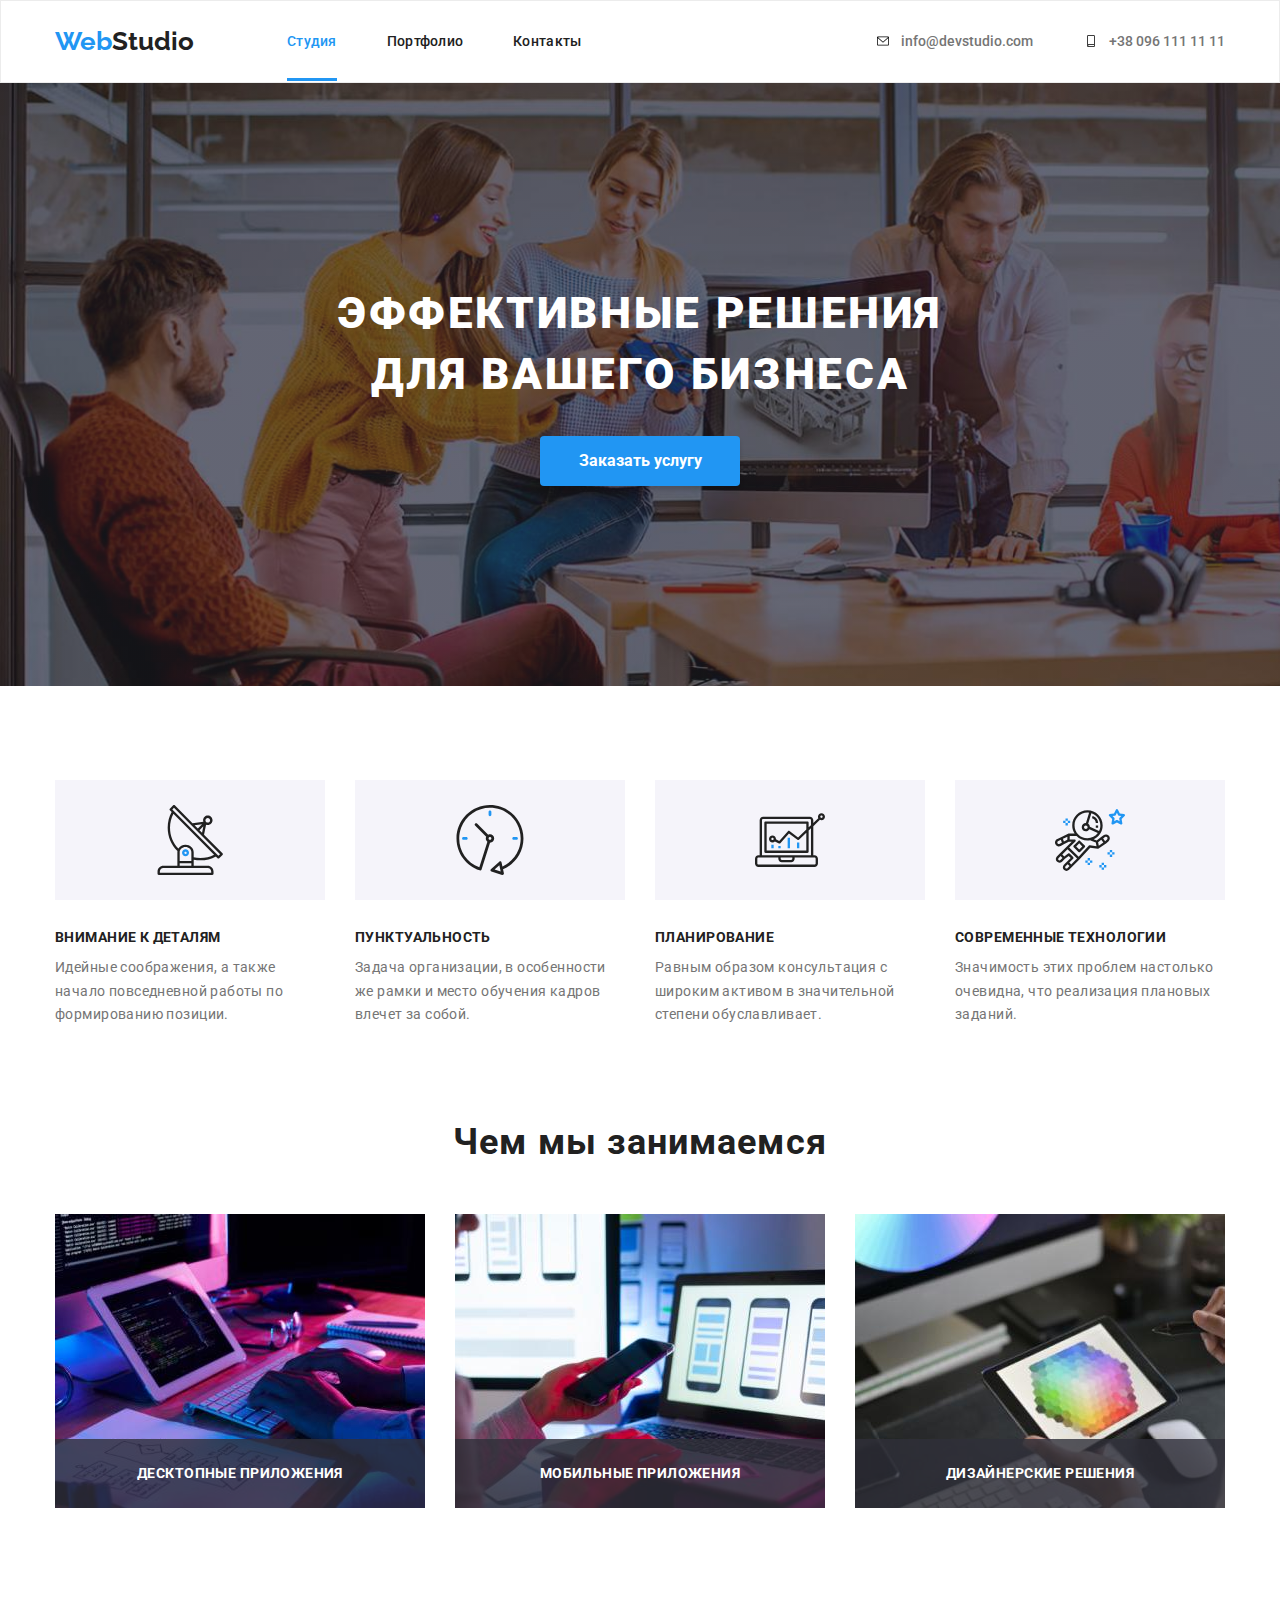
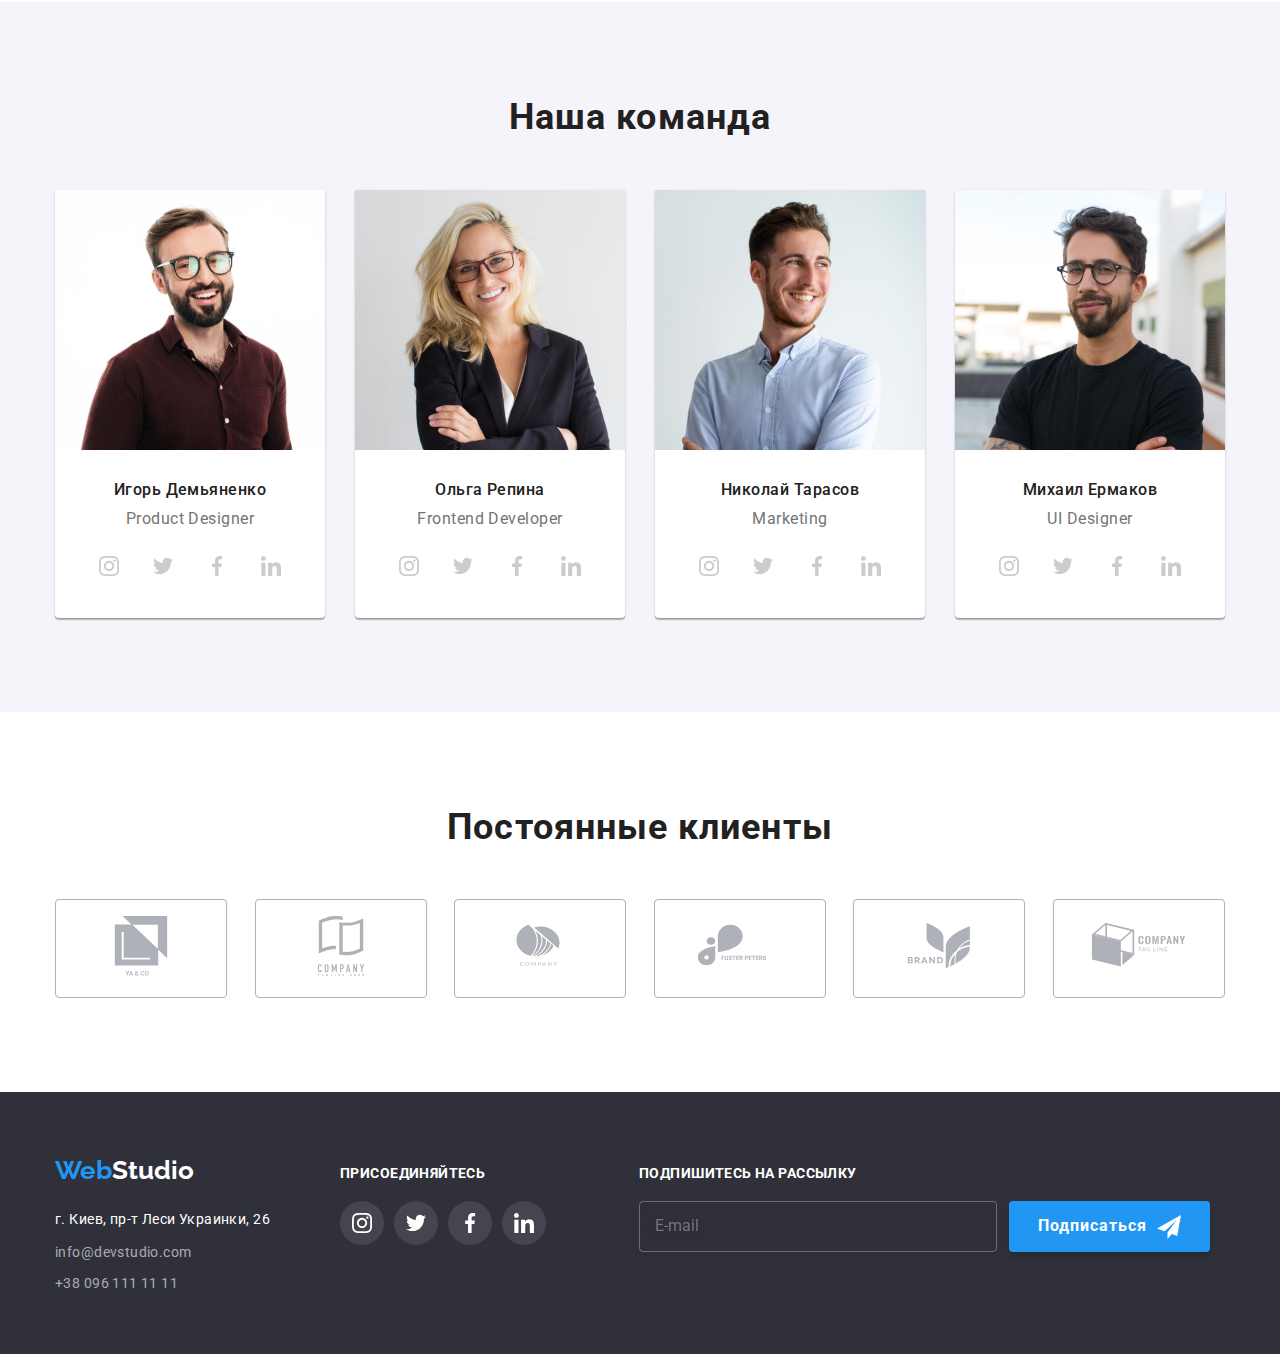
<file: index.html>
<!DOCTYPE html>
<html lang="ru">
  <head>
    <meta charset="UTF-8" />
    <meta http-equiv="X-UA-Compatible" content="IE=edge" />
    <meta name="viewport" content="width=device-width, initial-scale=1.0" />
    <title>Web Studio</title>

    <link rel="preconnect" href="https://fonts.googleapis.com" />
    <link rel="preconnect" href="https://fonts.gstatic.com" crossorigin />
    <link
      href="https://fonts.googleapis.com/css2?family=Raleway:wght@700&family=Roboto:wght@400;500;700;900&display=swap"
      rel="stylesheet"
    />
    <link rel="stylesheet" href="css/modern-normalize.css" />
    <link rel="stylesheet" href="css/style.css" />
  </head>

  <body>
    <header class="header">
      <div class="container header-container">
        <nav class="nav-bar">
          <a href="index.html" class="logo"><span class="logo__text">Web</span>Studio </a>
          <ul class="nav-list">
            <li class="nav-list__item"><a href="#" class="nav-list__link nav-list__link--active">Студия</a></li>
            <li class="nav-list__item">
              <a href="portfolio.html" class="nav-list__link">Портфолио</a>
            </li>
            <li class="nav-list__item"><a href="#" class="nav-list__link">Контакты</a></li>
          </ul>
        </nav>

        <ul class="header-contacts">
          <li class="header-contacts__item">
            <a href="mailto:info@devstudio.com" class="header-contacts__link">
              <svg class="header-contacts__icon" width="16" height="12">
                <use href="./images/sprite.svg#icon-mail"></use>
              </svg>
              info@devstudio.com</a>
          </li>

          <li class="header-contacts__item">
            <a href="tel:+380961111111" class="header-contacts__link">
              <svg class="header-contacts__icon" width="16" height="12">
                <use href="./images/sprite.svg#icon-smartphone"></use>
              </svg>
              +38 096 111 11 11</a>
          </li>

        </ul>
      </div>
    </header>

    <main>
      <section class="main-screen">
        <div class="container">
          <h1 class="main-screen__title">
            Эффективные решения <br />
            для вашего бизнеса
          </h1>
          <button class="btn-order" type="button" data-modal-open>Заказать услугу</button>
        </div>
      </section>

      <section class="section">
        <div class="container">
          <h2 class="visually-hidden">Преимущества</h2>

          <ul class="benefits">
            <li class="benefits__box">
              <div class="benefits__svg">
                <svg width="70" height="70">
                  <use href="images/sprite.svg#icon-sputnik"></use>
                </svg>
              </div>
              <h3 class="benefits__title">Внимание к деталям</h3>
              <p class="benefits__descr">
                Идейные соображения, а также начало повседневной работы по
                формированию позиции.
              </p>
            </li>

            <li class="benefits__box">
              <div class="benefits__svg">
                <svg width="70" height="70">
                  <use href="images/sprite.svg#icon-clock"></use>
                </svg>
              </div>
              <h3 class="benefits__title">Пунктуальность</h3>
              <p class="benefits__descr">
                Задача организации, в особенности же рамки и место обучения
                кадров влечет за собой.
              </p>
            </li>

            <li class="benefits__box">
              <div class="benefits__svg">
                <svg width="70" height="70">
                  <use href="images/sprite.svg#icon-diagram"></use>
                </svg>
              </div>
              <h3 class="benefits__title">Планирование</h3>
              <p class="benefits__descr">
                Равным образом консультация с широким активом в значительной
                степени обуславливает.
              </p>
            </li>

            <li class="benefits__box">
              <div class="benefits__svg">
                <svg width="70" height="70">
                  <use href="images/sprite.svg#icon-astronaut"></use>
                </svg>
              </div>
              <h3 class="benefits__title">Современные технологии</h3>
              <p class="benefits__descr">
                Значимость этих проблем настолько очевидна, что реализация
                плановых заданий.
              </p>
            </li>
          </ul>
        </div>
      </section>

      <section class="section services">
        <div class="container">
          <h2 class="section-title">Чем мы занимаемся</h2>
          <ul class="services-images">
            <li class="services-item">
              <img
                src="images/about-1.jpg"
                alt="Человек с клавиатурой и планшетом"
                width="370"
              />
              <div class="services-overlay">
                <p>Десктопные приложения</p>
              </div>
              
            </li>
            <li class="services-item">
              <img
                src="images/about-2.jpg"
                alt="Человек с телефоном и ноутбуком"
                width="370"
              />
              <div class="services-overlay">
                <p>Мобильные приложения</p>
              </div>
            </li>
            <li class="services-item">
              <img
                src="images/about-3.jpg"
                alt="Человек с планшетом"
                width="370"
              />
              <div class="services-overlay">
                <p>Дизайнерские решения</p>
              </div>
            </li>
          </ul>
        </div>
      </section>

      <section class="our-team section">
        <div class="container">
          <h2 class="section-title">Наша команда</h2>
          <ul class="team-people">
            <li class="item">
                <div class="team-thumb">
                  <img
                    src="images/team-1.jpg"
                    alt="Product Designer"
                    width="270"
                  />
                </div>
                <div class="team-content">
                  <h3>Игорь Демьяненко</h3>
                  <span>Product Designer</span>

                  <div class="team-social-box">
                    <a href="" class="team-social-link">
                      <svg class="team-social-icon" width="20" height="20">
                        <use href="images/sprite.svg#icon-instagram"></use>
                      </svg>
                    </a>
                    <a href="" class="team-social-link">
                      <svg class="team-social-icon" width="20" height="20">
                        <use href="images/sprite.svg#icon-twitter"></use>
                      </svg>
                    </a>
                    <a href="" class="team-social-link">
                      <svg class="team-social-icon" width="20" height="20">
                        <use href="images/sprite.svg#icon-facebook"></use>
                      </svg>
                    </a>
                    <a href="" class="team-social-link">
                      <svg class="team-social-icon" width="20" height="20">
                        <use href="images/sprite.svg#icon-linkedin"></use>
                      </svg>
                    </a>
                  </div>
                </div>
                
              
            </li>

            <li class="item">
                <div class="team-thumb">
                  <img
                    src="images/team-2.jpg"
                    alt="Frontend Developer"
                    width="270"
                  />
                </div>
                <div class="team-content">
                  <h3>Ольга Репина</h3>
                  <span>Frontend Developer</span>

                  <div class="team-social-box">
                    <a href="" class="team-social-link">
                      <svg class="team-social-icon" width="20" height="20">
                        <use href="images/sprite.svg#icon-instagram"></use>
                      </svg>
                    </a>
                    <a href="" class="team-social-link">
                      <svg class="team-social-icon" width="20" height="20">
                        <use href="images/sprite.svg#icon-twitter"></use>
                      </svg>
                    </a>
                    <a href="" class="team-social-link">
                      <svg class="team-social-icon" width="20" height="20">
                        <use href="images/sprite.svg#icon-facebook"></use>
                      </svg>
                    </a>
                    <a href="" class="team-social-link">
                      <svg class="team-social-icon" width="20" height="20">
                        <use href="images/sprite.svg#icon-linkedin"></use>
                      </svg>
                    </a>
                  </div>
                </div>
               
            </li>

            <li class="item">
                <div class="team-thumb">
                  <img src="images/team-3.jpg" alt="Marketing" width="270" />
                </div>
                <div class="team-content">
                  <h3>Николай Тарасов</h3>
                  <span>Marketing</span>

                  <div class="team-social-box">
                    <a href="" class="team-social-link">
                      <svg class="team-social-icon" width="20" height="20">
                        <use href="images/sprite.svg#icon-instagram"></use>
                      </svg>
                    </a>
                    <a href="" class="team-social-link">
                      <svg class="team-social-icon" width="20" height="20">
                        <use href="images/sprite.svg#icon-twitter"></use>
                      </svg>
                    </a>
                    <a href="" class="team-social-link">
                      <svg class="team-social-icon" width="20" height="20">
                        <use href="images/sprite.svg#icon-facebook"></use>
                      </svg>
                    </a>
                    <a href="" class="team-social-link">
                      <svg class="team-social-icon" width="20" height="20">
                        <use href="images/sprite.svg#icon-linkedin"></use>
                      </svg>
                    </a>
                  </div>
                </div>
                
              
            </li>

            <li class="item">
                <div class="team-thumb">
                  <img src="images/team-4.jpg" alt="UI Designer" width="270" />
                </div>
                <div class="team-content">
                  <h3>Михаил Ермаков</h3>
                  <span>UI Designer</span>

                  <div class="team-social-box">
                    <a href="" class="team-social-link">
                      <svg class="team-social-icon" width="20" height="20">
                        <use href="images/sprite.svg#icon-instagram"></use>
                      </svg>
                    </a>
                    <a href="" class="team-social-link">
                      <svg class="team-social-icon" width="20" height="20">
                        <use href="images/sprite.svg#icon-twitter"></use>
                      </svg>
                    </a>
                    <a href="" class="team-social-link">
                      <svg class="team-social-icon" width="20" height="20">
                        <use href="images/sprite.svg#icon-facebook"></use>
                      </svg>
                    </a>
                    <a href="" class="team-social-link">
                      <svg class="team-social-icon" width="20" height="20">
                        <use href="images/sprite.svg#icon-linkedin"></use>
                      </svg>
                    </a>
                  </div>
                </div>
                
              
            </li>
          </ul>
        </div>
      </section>

      <section class="section clients">
        <div class="container">
          <h2 class="section-title">Постоянные клиенты</h2>
          <ul class="clients-box">
            <li>
              <a href="#" class="clients-link">
                <svg width="106" height="60" class="clients-icon">
                  <use href="images/sprite.svg#icon-client-1"></use>
                </svg>
              </a>
            </li>

            <li>
              <a href="#" class="clients-link">
                <svg width="106" height="60" class="clients-icon">
                  <use href="images/sprite.svg#icon-client-2"></use>
                </svg>
              </a>
            </li>

            <li>
              <a href="#" class="clients-link">
                <svg width="106" height="60" class="clients-icon">
                  <use href="images/sprite.svg#icon-client-3"></use>
                </svg>
              </a>
            </li>

            <li>
              <a href="#" class="clients-link">
                <svg width="106" height="60" class="clients-icon">
                  <use href="images/sprite.svg#icon-client-4"></use>
                </svg>
              </a>
            </li>

            <li>
              <a href="#" class="clients-link">
                <svg width="106" height="60" class="clients-icon">
                  <use href="images/sprite.svg#icon-client-5"></use>
                </svg>
              </a>
            </li>

            <li>
              <a href="#" class="clients-link">
                <svg width="106" height="60" class="clients-icon">
                  <use href="images/sprite.svg#icon-client-6"></use>
                </svg>
              </a>
            </li>
          </ul>
        </div>
      </section>


<div class="backdrop is-hidden" data-modal>
    <div class="modal">
      <button class="close-modal-btn" type="button" data-modal-close>
        <svg width="18" height="18">
            <use href="images/sprite.svg#close"></use>
          </svg>
      </button>

      <h3 class="modal-title">
        Оставьте свои данные, мы вам перезвоним
      </h3>
      
      <form class="modal-form" name="modal" autocomplete="off">
        <div class="form-field">
        <label class="modal-label">
          Имя
          <input class="modal-input" type="text" name="name">
        </label>
        <span class="modal-icon">
          <svg width="18" height="18">
            <use href="images/sprite.svg#person-modal"></use>
          </svg>
        </span>
        </div>
        
        <div class="form-field">
        <label class="modal-label">
          Телефон
          <input class="modal-input" type="tel" name="tel">
        </label>
        <span class="modal-icon">
          <svg width="18" height="18">
            <use href="images/sprite.svg#phone-modal"></use>
          </svg>
        </span>
        </div>

        <div class="form-field">

          <label class="modal-label">
            Почта
            <input class="modal-input" type="email" name="email">
          </label>
           
          <span class="modal-icon">
            <svg width="18" height="18">
              <use href="images/sprite.svg#email-modal"></use>
            </svg>
          </span>
           
        </div>
 
        <div class="form-field">
        <label class="modal-label">
          Комментарий
          <textarea class="modal-input" name="comment" cols="30" rows="10"></textarea>
        </label>
        </div>
        
        <label class="modal-checkbox">
          <input class="checkbox" type="checkbox" name="policy" >
          <span class="checkbox-icon"></span>
          Соглашаюсь с рассылкой и принимаю <a href="#" class="modal-link">Условия договора</a>
        </label>

        

      </form>
      <div class="btn-wrap">
      <button type="button" class="modal-btn">
          Отправить
        </button>
        </div>
    </div>
</div>


    </main>
    <footer class="footer">
      <div class="container footer-container">
        <div class="footer-contact-box">
        <a href="#" class="logo logo-footer"><span class="logo__text">Web</span>Studio</a>
        <address class="footer-adress">
          <a href="#" class="item">г. Киев, пр-т Леси Украинки, 26</a>

          <ul class="footer-contacts">
            <li class="item">
              <a href="mailto:info@devstudio.com">info@devstudio.com</a>
            </li>
            <li class="item">
              <a href="tel:+380961111111">+38 096 111 11 11</a>
            </li>
          </ul>
        </address>
      </div>
      <div class="footer-social-box">
        <span class="footer-title">присоединяйтесь</span>

        <div class="team-social-box footer-icon-box">
          <a href="" class="team-social-link footer-link">
            <svg class="team-social-icon" width="20" height="20">
              <use href="images/sprite.svg#icon-instagram"></use>
            </svg>
          </a>
          <a href="" class="team-social-link footer-link">
            <svg class="team-social-icon" width="20" height="20">
              <use href="images/sprite.svg#icon-twitter"></use>
            </svg>
          </a>
          <a href="" class="team-social-link footer-link">
            <svg class="team-social-icon" width="20" height="20">
              <use href="images/sprite.svg#icon-facebook"></use>
            </svg>
          </a>
          <a href="" class="team-social-link footer-link">
            <svg class="team-social-icon" width="20" height="20">
              <use href="images/sprite.svg#icon-linkedin"></use>
            </svg>
          </a>
        </div>
      </div>

      <div class="footer-mailing">
        <span class="footer-title">
          Подпишитесь на рассылку
        </span>
        <div class="mailing-form">

        <form>
          <input class="footer-input" type="email" name="mail" placeholder="E-mail" autocomplete="off">
        </form>

        <button type="button" class="mailing-btn">
          <span>
             Подписаться
          </span>
          
          <svg width="24" height="24">
            <use href="images/sprite.svg#mailing"></use>
          </svg>
        </button>
        </div>
      </div>

      </div>
    </footer>
    <script src="js/modal.js"></script>
  </body>
</html>
</file>
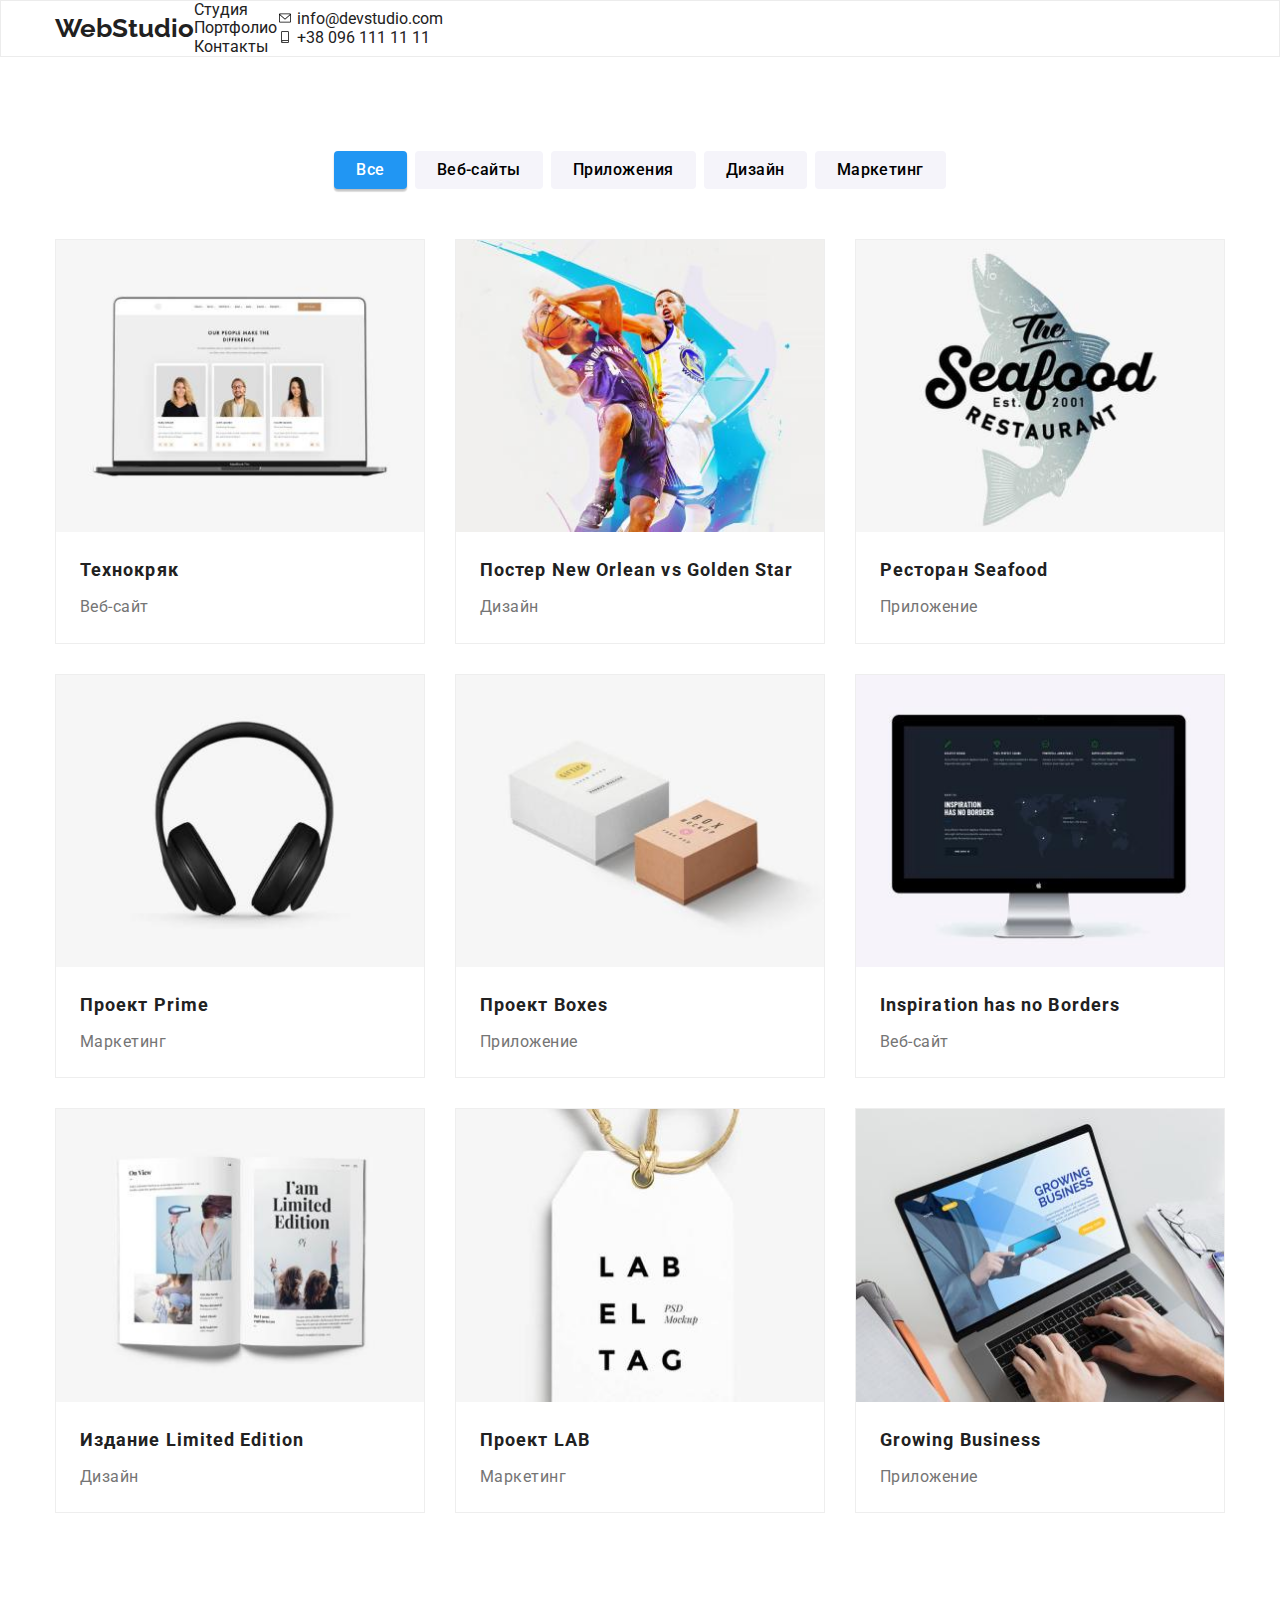
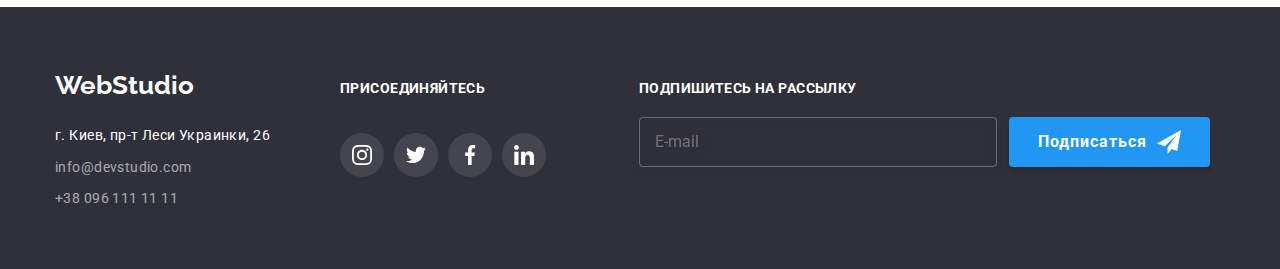
<file: portfolio.html>
<!DOCTYPE html>
<html lang="ru">
  <head>
    <meta charset="UTF-8" />
    <meta http-equiv="X-UA-Compatible" content="IE=edge" />
    <meta name="viewport" content="width=device-width, initial-scale=1.0" />
    <title>Portfolio</title>

    <link rel="preconnect" href="https://fonts.googleapis.com" />
    <link rel="preconnect" href="https://fonts.gstatic.com" crossorigin />
    <link
      href="https://fonts.googleapis.com/css2?family=Raleway:wght@700&family=Roboto:wght@400;500;700;900&display=swap"
      rel="stylesheet"
    />
    <link rel="stylesheet" href="css/modern-normalize.css" />
    <link rel="stylesheet" href="css/style.css" />
  </head>
  <body>
    <header class="header">
      <div class="container header-container">
        <nav class="nav-bar">
          <a href="index.html" class="logo"><span>Web</span>Studio </a>
          <ul class="site-nav">
            <li class="item"><a href="index.html" class="link">Студия</a></li>
            <li class="item">
              <a href="#" class="link current">Портфолио</a>
            </li>
            <li class="item"><a href="#" class="link">Контакты</a></li>
          </ul>
        </nav>

        <ul class="contacts">
          <li class="item">
            <a href="mailto:info@devstudio.com" class="link">
              <svg class="contacts-icon" width="16" height="12">
                <use href="./images/sprite.svg#icon-mail"></use>
              </svg>
              info@devstudio.com</a>
          </li>

          <li class="item">
            <a href="tel:+380961111111" class="link">
              <svg class="contacts-icon" width="16" height="12">
                <use href="./images/sprite.svg#icon-smartphone"></use>
              </svg>
              +38 096 111 11 11</a>
          </li>

        </ul>
      </div>
    </header>

    <main>
      <h1 class="visually-hidden">Портфолио работ</h1>
      <section class="section">
        <div class="container">
          <ul class="portfolio-filter">
            <li>
              <button type="button" class="filter-btn current-btn">Все</button>
            </li>

            <li>
              <button type="button" class="filter-btn">Веб-сайты</button>
            </li>

            <li>
              <button type="button" class="filter-btn">Приложения</button>
            </li>

            <li>
              <button type="button" class="filter-btn">Дизайн</button>
            </li>

            <li>
              <button type="button" class="filter-btn">Маркетинг</button>
            </li>
          </ul>

          <ul class="portfolio-works">
            <li class="item">
              
                <a href="#" class="card">
                  <div class="card-thumb">
                    <img
                      src="images/portfolio/project-1.jpg"
                      alt="Web-site"
                      width="370"
                    />
                    <div class="product-overlay">
                      <div class="card-overlay">
                        <p>
                          Технокряк это современная площадка распространения коронавируса. Компании используют эту платформу для цифрового шпионажа и атак на защищённые сервера конкурентов.
                        </p>
                      </div>
                    </div>
                    
                  </div>
                  
                  <div class="card-content">
                    <h2>Технокряк</h2>
                    <span>Веб-сайт</span>
                  </div>
                </a>
              
            </li>

            <li class="item">
                <a href="#" class="card">
                  <div class="card-thumb">
                    <img
                      src="images/portfolio/project-2.jpg"
                      alt="Design"
                      width="370"
                    />
                    <div class="product-overlay">
                      <div class="card-overlay">
                        <p>
                          Технокряк это современная площадка распространения коронавируса. Компании используют эту платформу для цифрового шпионажа и атак на защищённые сервера конкурентов.
                        </p>
                      </div>
                    </div>
                  </div>
                  
                  <div class="card-content">
                    <h2>Постер New Orlean vs Golden Star</h2>
                    <span>Дизайн</span>
                  </div>
                </a>
            </li>

            <li class="item">
                <a href="#" class="card">
                  <div class="card-thumb">
                    <img
                      src="images/portfolio/project-3.jpg"
                      alt="App"
                      width="370"
                    />
                    <div class="product-overlay">
                      <div class="card-overlay">
                        <p>
                          Технокряк это современная площадка распространения коронавируса. Компании используют эту платформу для цифрового шпионажа и атак на защищённые сервера конкурентов.
                        </p>
                      </div>
                    </div>
                  </div>
                  <div class="card-content">
                    <h2>Ресторан Seafood</h2>
                    <span>Приложение</span>
                  </div>
                </a>
            </li>

            <li class="item">
                <a href="#" class="card">
                  <div class="card-thumb">
                    <img
                      src="images/portfolio/project-4.jpg"
                      alt="Marketing"
                      width="370"
                    />
                    <div class="product-overlay">
                      <div class="card-overlay">
                        <p>
                          Технокряк это современная площадка распространения коронавируса. Компании используют эту платформу для цифрового шпионажа и атак на защищённые сервера конкурентов.
                        </p>
                      </div>
                    </div>
                  </div>

                   <div class="card-content">
                    <h2>Проект Prime</h2>
                    <span>Маркетинг</span>
                  </div>
                </a>
            </li>

            <li class="item">
                <a href="#" class="card">
                  <div class="card-thumb">
                    <img
                      src="images/portfolio/project-5.jpg"
                      alt="App"
                      width="370"
                    />
                    <div class="product-overlay">
                      <div class="card-overlay">
                        <p>
                          Технокряк это современная площадка распространения коронавируса. Компании используют эту платформу для цифрового шпионажа и атак на защищённые сервера конкурентов.
                        </p>
                      </div>
                    </div>
                  </div>
                  
                  <div class="card-content">
                    <h2>Проект Boxes</h2>
                    <span>Приложение</span>
                  </div>
                </a>
            </li>

            <li class="item">
                <a href="#" class="card">
                  <div class="card-thumb">
                    <img
                      src="images/portfolio/project-6.jpg"
                      alt="Web-site"
                      width="370"
                    />
                    <div class="product-overlay">
                      <div class="card-overlay">
                        <p>
                          Технокряк это современная площадка распространения коронавируса. Компании используют эту платформу для цифрового шпионажа и атак на защищённые сервера конкурентов.
                        </p>
                      </div>
                    </div>
                  </div>
                  
                  <div class="card-content">
                    <h2>Inspiration has no Borders</h2>
                    <span>Веб-сайт</span>
                  </div>
                </a>
            </li>

            <li class="item">
                <a href="#" class="card">
                  <div class="card-thumb">
                    <img
                      src="images/portfolio/project-7.jpg"
                      alt="Design"
                      width="370"
                    />
                    <div class="product-overlay">
                      <div class="card-overlay">
                        <p>
                          Технокряк это современная площадка распространения коронавируса. Компании используют эту платформу для цифрового шпионажа и атак на защищённые сервера конкурентов.
                        </p>
                      </div>
                    </div>
                  </div>
                 
                  <div class="card-content">
                    <h2>Издание Limited Edition</h2>
                    <span>Дизайн</span>
                  </div>
                </a>
            </li>

            <li class="item">
                <a href="#" class="card">
                  <div class="card-thumb">
                    <img
                      src="images/portfolio/project-8.jpg"
                      alt="Marketing"
                      width="370"
                    />
                    <div class="product-overlay">
                      <div class="card-overlay">
                        <p>
                          Технокряк это современная площадка распространения коронавируса. Компании используют эту платформу для цифрового шпионажа и атак на защищённые сервера конкурентов.
                        </p>
                      </div>
                    </div>
                  </div>
                  
                  <div class="card-content">
                    <h2>Проект LAB</h2>
                    <span>Маркетинг</span>
                  </div>
                </a>
            </li>

            <li class="item">
                <a href="#" class="card">
                  <div class="card-thumb">
                    <img
                      src="images/portfolio/project-9.jpg"
                      alt="App"
                      width="370"
                    />
                    <div class="product-overlay">
                      <div class="card-overlay">
                        <p>
                          Технокряк это современная площадка распространения коронавируса. Компании используют эту платформу для цифрового шпионажа и атак на защищённые сервера конкурентов.
                        </p>
                      </div>
                    </div>
                  </div>
                  
                  <div class="card-content">
                    <h2>Growing Business</h2>
                    <span>Приложение</span>
                  </div>
                </a>
            </li>
          </ul>
        </div>
      </section>
    </main>

    <footer class="footer">
      <div class="container footer-container">
        <div class="footer-contact-box">
        <a href="#" class="logo logo-footer"><span>Web</span>Studio</a>
        <address class="footer-adress">
          <a href="#" class="item">г. Киев, пр-т Леси Украинки, 26</a>

          <ul class="footer-contacts">
            <li class="item">
              <a href="mailto:info@devstudio.com">info@devstudio.com</a>
            </li>
            <li class="item">
              <a href="tel:+380961111111">+38 096 111 11 11</a>
            </li>
          </ul>
        </address>
      </div>
      <div class="footer-social-box">
        <span class="footer-title">присоединяйтесь</span>

        <div class="team-social-box">
          <a href="" class="team-social-link footer-link">
            <svg class="team-social-icon" width="20" height="20">
              <use href="images/sprite.svg#icon-instagram"></use>
            </svg>
          </a>
          <a href="" class="team-social-link footer-link">
            <svg class="team-social-icon" width="20" height="20">
              <use href="images/sprite.svg#icon-twitter"></use>
            </svg>
          </a>
          <a href="" class="team-social-link footer-link">
            <svg class="team-social-icon" width="20" height="20">
              <use href="images/sprite.svg#icon-facebook"></use>
            </svg>
          </a>
          <a href="" class="team-social-link footer-link">
            <svg class="team-social-icon" width="20" height="20">
              <use href="images/sprite.svg#icon-linkedin"></use>
            </svg>
          </a>
        </div>
      </div>

      <div class="footer-mailing">
        <span class="footer-title">
          Подпишитесь на рассылку
        </span>
        <div class="mailing-form">
          
        <form>
          <input class="footer-input" type="email" name="mail" placeholder="E-mail" autocomplete="off">
        </form>

        <button type="button" class="mailing-btn">
          <span>
             Подписаться
          </span>
          
          <svg width="24" height="24">
            <use href="images/sprite.svg#mailing"></use>
          </svg>
        </button>
        </div>
      </div>
      </div>
    </footer>
  </body>
</html>
</file>
<file: css/style.css>
:root {
  --text-color: #212121;
  --descr-color: #757575;
  --footer-color: #fff;
  --accent-color: #2196f3;
  --darkest-color: #2f303a;
  --background: #e5e5e5;
  --border: #afb1b8;
}
h1,
h2,
h3,
h4,
h5,
h6,
p {
  margin: 0;
}
body {
  font-family: "Roboto", sans-serif;
  color: var(--text-color);
  background-color: #fff;
}
a {
  text-decoration: none;
  color: var(--text-color);
}
ul {
  list-style: none;
  padding: 0;
  margin: 0;
}
img {
  display: block;
  width: 100%;
  height: auto;
}
textarea {
  resize: none;
}
.visually-hidden {
  position: absolute;
  width: 1px;
  height: 1px;
  margin: -1px;
  padding: 0;
  overflow: hidden;
  border: 0;
  clip: rect(0 0 0 0);
}
.container {
  width: 1200px;
  margin: 0 auto;
  padding: 0 15px;
}
.section {
  padding-top: 94px;
  padding-bottom: 94px;
}
.nav-list__link--active {
  color: var(--accent-color);
}
.nav-list__link--active::after {
  content: "";
  height: 3px;
  background-color: var(--accent-color);
  position: absolute;
  bottom: 0;
  left: 0;
  width: 100%;
}

/*MODAL*/

.backdrop {
  position: fixed;
  top: 0;
  left: 0;
  width: 100%;
  height: 100%;
  background-color: rgba(0, 0, 0, 0.2);

  opacity: 1;
  transition: opacity 250ms cubic-bezier(0.4, 0, 0.2, 1);
}
.modal {
  min-height: 581px;
  min-width: 520px;

  background-color: #fff;
  position: absolute;
  top: 50%;
  left: 50%;
  padding: 40px;
  transform: scale(1) translate(-50%, -50%);

  transition: transform 250ms cubic-bezier(0.4, 0, 0.2, 1);
  border-radius: 4px;
  border: 1px solid rgba(0, 0, 0, 0.1);
  box-shadow: 0px 1px 3px rgba(0, 0, 0, 0.12), 0px 1px 1px rgba(0, 0, 0, 0.14),
    0px 2px 1px rgba(0, 0, 0, 0.2);
}
.backdrop.is-hidden {
  opacity: 0;
  pointer-events: none;
}
.backdrop.is-hidden .modal {
  transform: scale(0.9) translate(-50%, -50%);
}
.close-modal-btn {
  width: 30px;
  height: 30px;
  border-radius: 50%;
  position: absolute;
  top: 8px;
  right: 8px;
  background: transparent;
  border: 1px solid rgba(0, 0, 0, 0.1);
  cursor: pointer;
  padding: 5px;
  transition: fill 250ms cubic-bezier(0.4, 0, 0.2, 1);
}
.close-modal-btn:hover {
  fill: var(--accent-color);
}
.modal-title {
  font-weight: bold;
  font-size: 20px;
  line-height: 1.2;
  text-align: center;
  letter-spacing: 0.03em;
  margin-bottom: 12px;
}
.form-field {
  position: relative;
  transition: fill 250ms cubic-bezier(0.4, 0, 0.2, 1);
}
.form-field + .form-field {
  margin-top: 10px;
}

.modal-input {
  display: block;
  padding: 11px 12px;
  padding-left: 42px;

  border: 1px solid rgba(33, 33, 33, 0.2);
  box-sizing: border-box;
  border-radius: 4px;
  width: 100%;
  margin-top: 4px;
  border-color: rgba(33, 33, 33, 0.2);
  outline: none;

  transition: border-color 250ms cubic-bezier(0.4, 0, 0.2, 1);
}

.modal-icon {
  position: absolute;
  top: 55%;
  left: 12px;
}
.modal-label {
  font-size: 12px;
  line-height: 1.7;
  letter-spacing: 0.01em;
  color: #757575;
}
.form-field textarea {
  padding-left: 12px;
}
.form-field:focus-within {
  fill: var(--accent-color);
}
.form-field:focus-within .modal-input {
  border-color: var(--accent-color);
}
.checkbox {
  -webkit-appearance: none;
  -moz-appearance: none;
  appearance: none;
  position: absolute;
}
.modal-checkbox {
  display: flex;
  align-items: center;
  margin-top: 20px;
  font-size: 14px;
  line-height: 1.7;
  letter-spacing: 0.03em;
  color: #757575;
}
.checkbox-icon {
  display: inline-block;
  width: 16px;
  height: 15px;
  border: 2px solid #212121;
  border-radius: 2px;
  margin-right: 7px;
  transition: transform 250ms cubic-bezier(0.4, 0, 0.2, 1);
}
.checkbox:checked + .checkbox-icon {
  background-color: var(--accent-color);
  border: transparent;
  background-image: url(../images/modal-check.svg);
  background-origin: border-box;
  transform: scale(1.2);
}

.modal-btn {
  background-color: var(--accent-color);
  box-shadow: 0px 4px 4px rgba(0, 0, 0, 0.15);
  border-radius: 4px;
  border: none;
  cursor: pointer;

  font-weight: bold;
  font-size: 16px;
  line-height: 1.9;
  text-align: center;
  letter-spacing: 0.06em;
  color: #fff;

  padding: 10px 55px;
  display: flex;
  justify-content: center;
  transition: background-color 250ms cubic-bezier(0.4, 0, 0.2, 1);
}
.modal-btn:hover {
  background-color: #188ce8;
}
.btn-wrap {
  display: flex;
  justify-content: center;
  margin-top: 30px;
}
.modal-link {
  text-decoration: underline;
  color: var(--accent-color);
  display: inline-block;
  margin-left: 4px;
}
.form-field textarea {
  padding-left: 16px;
}
/*HEADER*/
.header {
  background-color: #fff;
  border: 1px solid #ececec;
}
.nav-list {
  display: flex;
  margin-left: 93px;
}
.nav-list__item {
  position: relative;
  margin-right: 50px;
}
.nav-list__link {
  padding-top: 32px;
  padding-bottom: 32px;
  display: block;
}

.nav-list__item:last-child {
  margin-right: 0;
}
.logo {
  font-family: "Raleway", sans-serif;
  font-weight: 700;
  font-size: 26px;
  line-height: 1.4;
}
.logo__text {
  color: var(--accent-color);
}
.header-container {
  padding: 0 15px;
  display: flex;
  align-items: center;
}
.nav-bar {
  display: flex;
  align-items: center;
}
.nav-list__link {
  font-weight: 500;
  font-size: 14px;
  line-height: 1.1;
  letter-spacing: 0.02em;
  transition: color 250ms cubic-bezier(0.4, 0, 0.2, 1);
}
.nav-list__link:hover,
.nav-list__link:focus {
  color: var(--accent-color);
}
.header-contacts {
  display: flex;
  margin-left: auto;
}
.header-contacts__link {
  padding-top: 32px;
  padding-bottom: 32px;
  display: flex;
  align-items: center;
}
.header-contacts__item {
  margin-right: 50px;
}
.header-contacts__item:last-child {
  margin-right: 0;
}
.header-contacts__icon {
  margin-right: 10px;
}

.header-contacts__link {
  font-weight: 500;
  font-size: 14px;
  line-height: 1.2;
  color: var(--descr-color);
  transition: fill 250ms cubic-bezier(0.4, 0, 0.2, 1),
    color 250ms cubic-bezier(0.4, 0, 0.2, 1);
}
.header-contacts__link:hover,
.header-contacts__link:focus {
  color: var(--accent-color);
  fill: var(--accent-color);
}
/*main scren*/
.main-screen {
  background-color: var(--darkest-color);
  background-image: linear-gradient(
      rgba(47, 48, 58, 0.4),
      rgba(47, 48, 58, 0.4)
    ),
    url(../images/main-bg.jpg);
  background-repeat: no-repeat;
  background-size: cover;
  padding: 200px 0;
  max-width: 1600px;
  margin: 0 auto;
}
.main-screen__title {
  font-weight: 900;
  font-size: 44px;
  line-height: 1.4;
  text-align: center;
  letter-spacing: 0.06em;
  text-transform: uppercase;
  color: var(--footer-color);
  margin: 0;
  display: block;
}
.btn-order {
  background-color: var(--accent-color);
  color: var(--footer-color);
  font-family: "Roboto", sans-serif;
  font-weight: 700;
  font-size: 16px;
  line-height: 1.9;
  text-align: center;
  cursor: pointer;
  width: 200px;
  display: block;
  margin: 30px auto 0 auto;
  padding: 10px 0;
  box-shadow: 0px 4px 4px rgba(0, 0, 0, 0.15);
  border-radius: 4px;
  border: none;
  transition: background-color 250ms cubic-bezier(0.4, 0, 0.2, 1);
}
.btn-order:hover,
.btn-order:focus {
  background-color: #188ce8;
}
/*Benefits*/
.benefits {
  display: flex;
  flex-wrap: wrap;
  margin-left: -30px;
  margin-top: -30px;
}
.benefits__svg {
  display: flex;
  justify-content: center;
  align-items: center;
  background-color: #f5f4fa;
  padding: 25px 100px;
  margin-bottom: 30px;
}
.benefits__box {
  flex-basis: calc(100% / 4 - 30px);
  margin-left: 30px;
  margin-top: 30px;
}
.benefits__title {
  font-weight: 700;
  font-size: 14px;
  line-height: 1.1;
  letter-spacing: 0.03em;
  text-transform: uppercase;
  color: var(--text-color);
  margin-bottom: 10px;
}
.benefits__descr {
  font-size: 14px;
  line-height: 1.7;
  letter-spacing: 0.03em;
  color: var(--descr-color);
}
/*services*/
.services {
  padding-top: 0;
}
.section-title {
  font-weight: 700;
  font-size: 36px;
  line-height: 1.2;
  text-align: center;
  letter-spacing: 0.03em;
  color: var(--text-color);
  margin-bottom: 50px;
}

.services-images .services-item {
  display: inline-block;
}
.services-images {
  display: flex;
  flex-wrap: wrap;
  margin-left: -30px;
  margin-top: -30px;
}
.services-images > .services-item {
  flex-basis: calc(100% / 3 - 30px);
  margin-left: 30px;
  margin-top: 30px;
}
.services-item {
  position: relative;
}
.services-overlay {
  position: absolute;
  left: 0;
  bottom: 0;
  width: 100%;
  padding: 27px 82px;

  background-color: rgba(47, 48, 58, 0.8);

  font-weight: 700;
  font-size: 14px;
  line-height: 1.1;
  text-align: center;
  letter-spacing: 0.03em;
  text-transform: uppercase;
  color: #fff;
}
/*team*/
.our-team {
  background-color: #f5f4fa;
}
.team-people {
  display: flex;
  flex-wrap: wrap;
  margin-left: -30px;
  margin-top: -30px;
}

.team-people > .item {
  flex-basis: calc(100% / 4 - 30px);
  margin-left: 30px;
  margin-top: 30px;
  box-shadow: 0px 1px 3px rgba(0, 0, 0, 0.12), 0px 1px 1px rgba(0, 0, 0, 0.14),
    0px 2px 1px rgba(0, 0, 0, 0.2);
  border-radius: 0px 0px 4px 4px;
  text-align: center;
  background-color: #fff;
}
.team-content {
  padding: 30px 0;
}
.team-people h3 {
  font-weight: 500;
  font-size: 16px;
  line-height: 1.2;
  letter-spacing: 0.03em;
  color: var(--text-color);
  display: block;
  margin-bottom: 10px;
}
.team-people span {
  font-size: 16px;
  line-height: 1.2;
  letter-spacing: 0.03em;
  color: var(--descr-color);
}
.team-social-box {
  display: flex;
  justify-content: center;
  margin-top: 16px;
}
.team-social-link {
  margin-right: 10px;
  display: flex;
  width: 44px;
  height: 44px;
  align-items: center;
  justify-content: center;
  color: #fff;
  border-radius: 50%;
  transition: background-color 250ms cubic-bezier(0.4, 0, 0.2, 1);
}
.team-social-link:last-child {
  margin-right: 0;
}
.team-social-icon {
  fill: #ccc;
}
.team-social-link:hover {
  background-color: var(--accent-color);

  fill: #fff;
}
.team-social-link:hover .team-social-icon {
  fill: #fff;
}
/*clients*/
.clients-box {
  display: flex;
  justify-content: space-between;
  align-items: center;
}
.clients-link {
  border: 1px solid var(--border);
  border-radius: 4px;
  padding: 16px 32px;
  display: block;
  transition: border 250ms cubic-bezier(0.4, 0, 0.2, 1);
}
.clients-icon {
  fill: #afb1b8;
  transition: fill 250ms cubic-bezier(0.4, 0, 0.2, 1);
}
.clients-link:hover {
  border: 1px solid var(--accent-color);
}
.clients-link:hover .clients-icon {
  fill: var(--accent-color);
}
/*footer*/
.footer {
  background-color: var(--darkest-color);
}
.logo-footer {
  color: var(--footer-color);
  margin-bottom: 20px;
  display: block;
}

.footer .footer-contacts a:hover {
  color: var(--accent-color);
}
.footer-adress .item {
  display: block;
  margin-bottom: 10px;
}
.footer-adress .item:last-child {
  margin-bottom: 0;
}
.footer-adress a {
  font-size: 14px;
  line-height: 1.7;
  letter-spacing: 0.03em;
  color: var(--footer-color);
  font-style: normal;
}
.footer-contacts a {
  font-weight: normal;
  color: rgba(255, 255, 255, 0.6);
  line-height: 1.5;

  transition: color 250ms cubic-bezier(0.4, 0, 0.2, 1);
}
.footer-contact-box {
  margin-right: 70px;
}
.footer {
  padding: 60px 0;
}
.footer .footer-contacts {
  display: block;
}
.footer-container {
  display: flex;
}
.footer-social-box {
  margin-top: 12px;
  margin-right: 93px;
}
.footer-title {
  font-weight: 700;
  font-size: 14px;
  line-height: 1.2;
  letter-spacing: 0.03em;
  text-transform: uppercase;
  color: #fff;

  display: inline-block;
  margin-bottom: 20px;
}
.footer-link {
  background-color: rgba(255, 255, 255, 0.1);
  border-radius: 50%;
}
.footer-icon-box {
  margin-top: 0;
}
.footer-link svg {
  fill: #fff;
}
.footer-mailing {
  margin-top: 12px;
}
.footer-mailing form {
  margin-right: 12px;
}
.footer-input {
  padding: 15px;
  width: 358px;
  border: 1px solid rgba(255, 255, 255, 0.3);
  box-sizing: border-box;
  filter: drop-shadow(0px 4px 4px rgba(0, 0, 0, 0.15));
  border-radius: 4px;
  background: transparent;
  color: #fff;
}
.mailing-btn {
  border: none;
  color: #fff;
  background-color: var(--accent-color);
  display: flex;
  align-items: center;
  padding: 10px 29px;
  cursor: pointer;

  transition: background-color 250ms cubic-bezier(0.4, 0, 0.2, 1);
  box-shadow: 0px 4px 4px rgba(0, 0, 0, 0.15);
  border-radius: 4px;
}
.mailing-btn:hover {
  background-color: #188ce8;
}
.mailing-btn svg {
  fill: #fff;
}
.mailing-btn span {
  font-weight: 700;
  font-size: 16px;
  line-height: 1.9;
  letter-spacing: 0.06em;
  margin-right: 10px;
}
.mailing-form {
  display: flex;
}
/*PORTFOLIO*/
.portfolio-filter {
  display: flex;
  justify-content: center;
  margin-bottom: 50px;
}

.portfolio-filter li + li {
  margin-left: 8px;
}
.filter-btn {
  font-weight: 500;
  font-size: 16px;
  line-height: 1.6;
  text-align: center;
  letter-spacing: 0.03em;
  font-family: "Roboto", sans-serif;
  background-color: #f5f4fa;
  border: none;
  padding: 6px 22px;
  border-radius: 4px;

  transition: background-color 250ms cubic-bezier(0.4, 0, 0.2, 1),
    color 250ms cubic-bezier(0.4, 0, 0.2, 1),
    box-shadow 250ms cubic-bezier(0.4, 0, 0.2, 1);
}
.portfolio-filter button:hover,
.portfolio-filter button:focus {
  background-color: var(--accent-color);
  color: var(--footer-color);
  cursor: pointer;
  color: #fff;
  box-shadow: 0px 3px 1px rgba(0, 0, 0, 0.1), 0px 1px 2px rgba(0, 0, 0, 0.08),
    0px 2px 2px rgba(0, 0, 0, 0.12);
}
.current-btn {
  background-color: var(--accent-color);
  color: #fff;
  box-shadow: 0px 3px 1px rgba(0, 0, 0, 0.1), 0px 1px 2px rgba(0, 0, 0, 0.08),
    0px 2px 2px rgba(0, 0, 0, 0.12);
}
/*works*/
.portfolio-works {
  display: flex;
  flex-wrap: wrap;
  margin-left: -30px;
  margin-top: -30px;
}
.portfolio-works > .item {
  flex-basis: calc(100% / 3 - 30px);
  margin-left: 30px;
  margin-top: 30px;

  border: 1px solid #eee;
}
.portfolio-works h2 {
  font-weight: 700;
  font-size: 18px;
  line-height: 2;
  letter-spacing: 0.06em;
  color: var(--text-color);
  margin-bottom: 4px;
}
.portfolio-works span {
  font-size: 16px;
  line-height: 1.9;
  letter-spacing: 0.03em;
  color: var(--descr-color);
}
.card {
  display: block;
}
.card-thumb {
  position: relative;
  display: flex;
  justify-content: center;
  align-items: center;
  overflow: hidden;
}
.product-overlay {
  background-color: rgba(33, 150, 243, 0.8);
  width: 100%;
  height: 100%;
  position: absolute;
  top: 0;
  left: 0;
  opacity: 0;

  transform: translateY(100%);
  transition: all 250ms cubic-bezier(0.4, 0, 0.2, 1);

  display: flex;
  align-items: center;
  justify-content: center;
}
.card:hover .product-overlay {
  transform: translateY(0);
}
.card-content {
  padding: 20px 24px;
}
.card:hover h2 {
  text-shadow: 0px 4px 4px rgba(0, 0, 0, 0.25);
}
.card:hover {
  box-shadow: 0px 1px 1px rgba(0, 0, 0, 0.12), 0px 4px 4px rgba(0, 0, 0, 0.06),
    1px 4px 6px rgba(0, 0, 0, 0.16);
}
.card-overlay {
  position: absolute;
  font-size: 18px;
  line-height: 1.6;
  letter-spacing: 0.03em;
  color: #fff;
  width: 332px;
  opacity: 0;
}
.card-overlay p {
  width: 332px;
}
.card:hover .card-overlay {
  opacity: 1;
}
.card:hover .product-overlay {
  opacity: 1;
}
</file>
